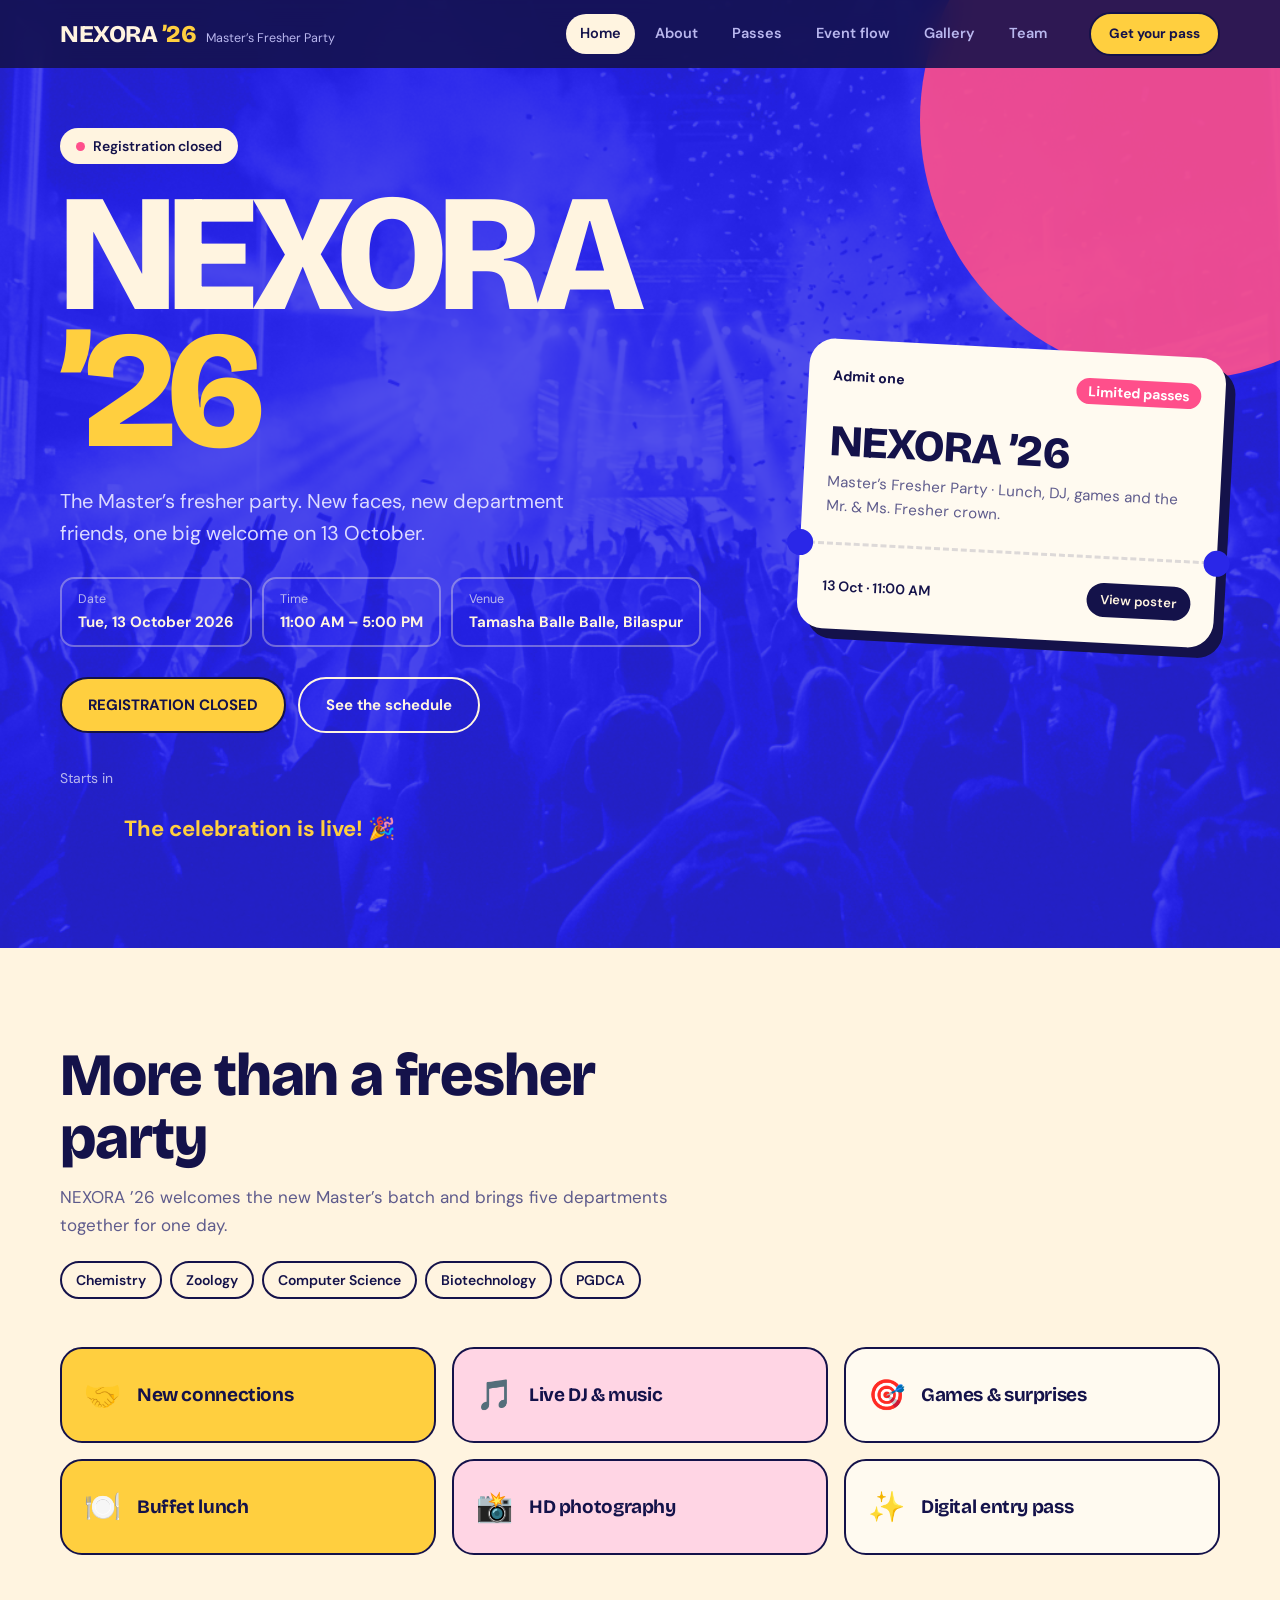
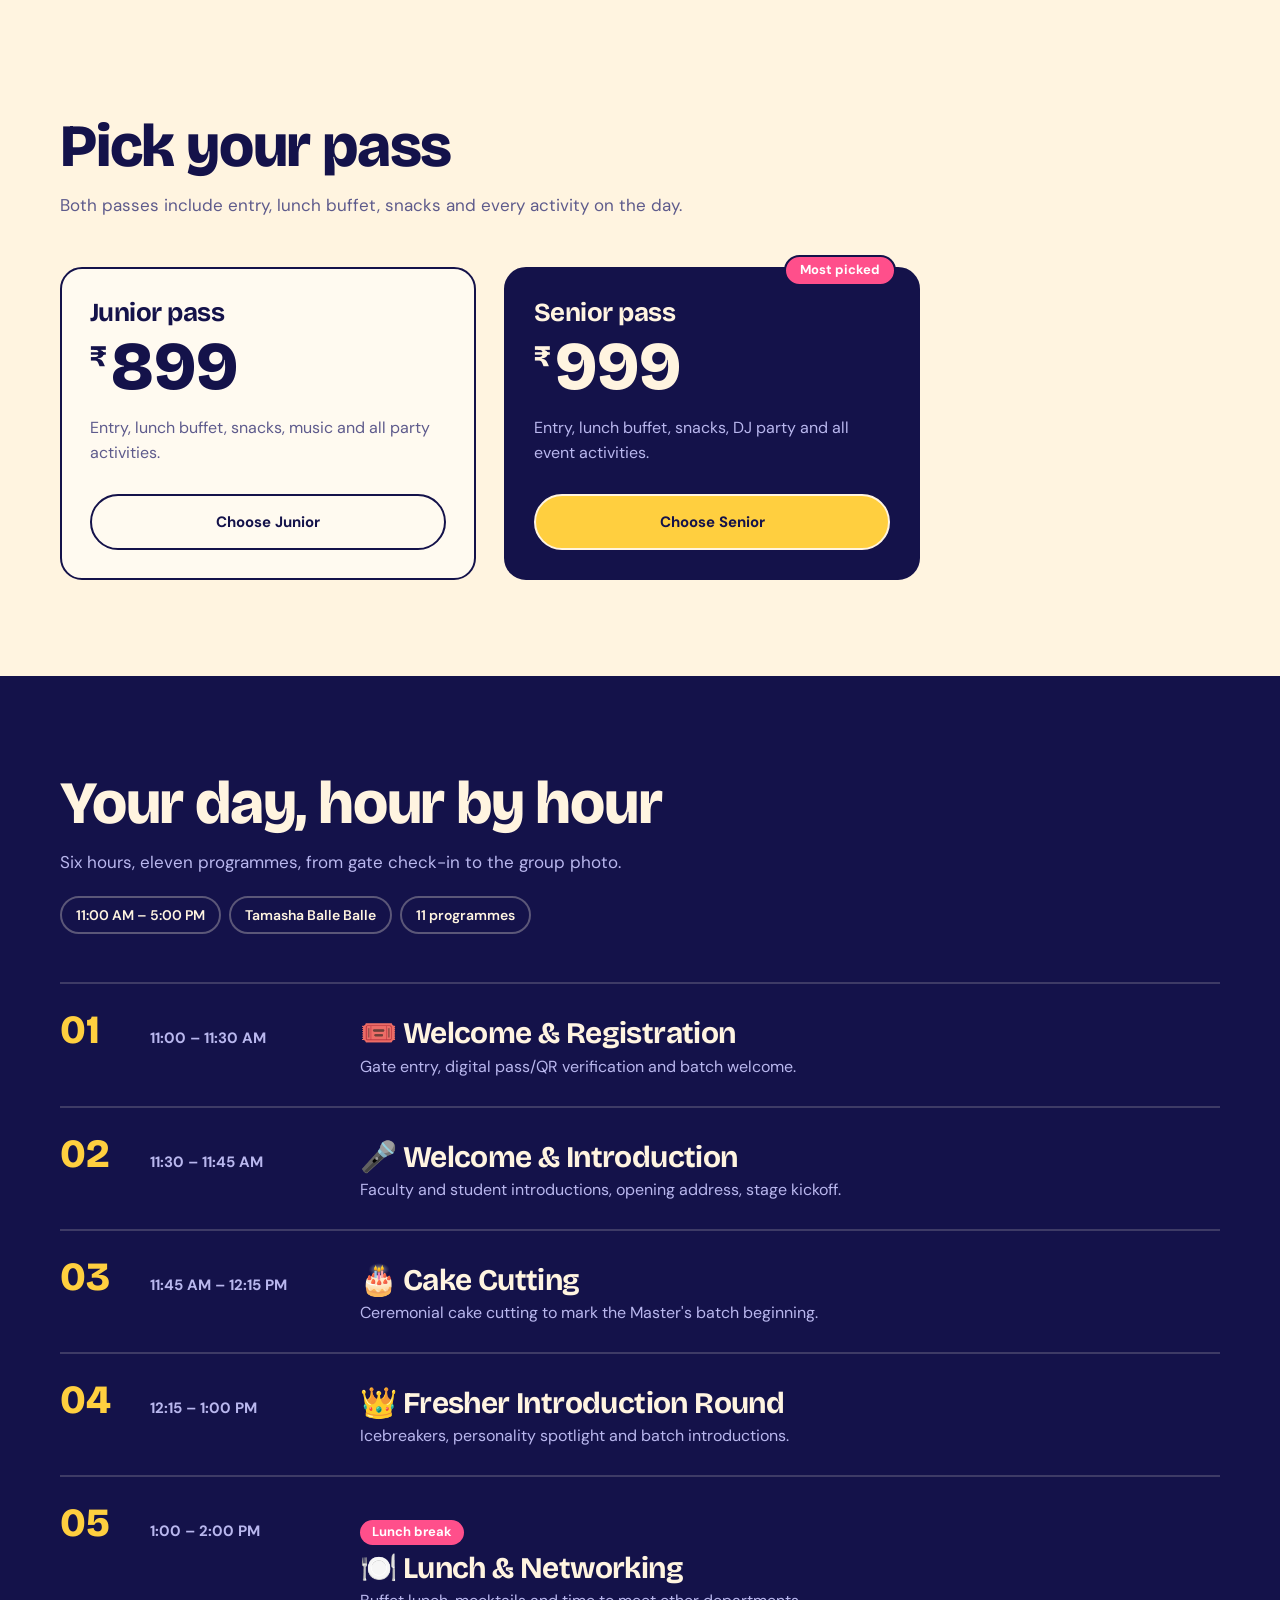
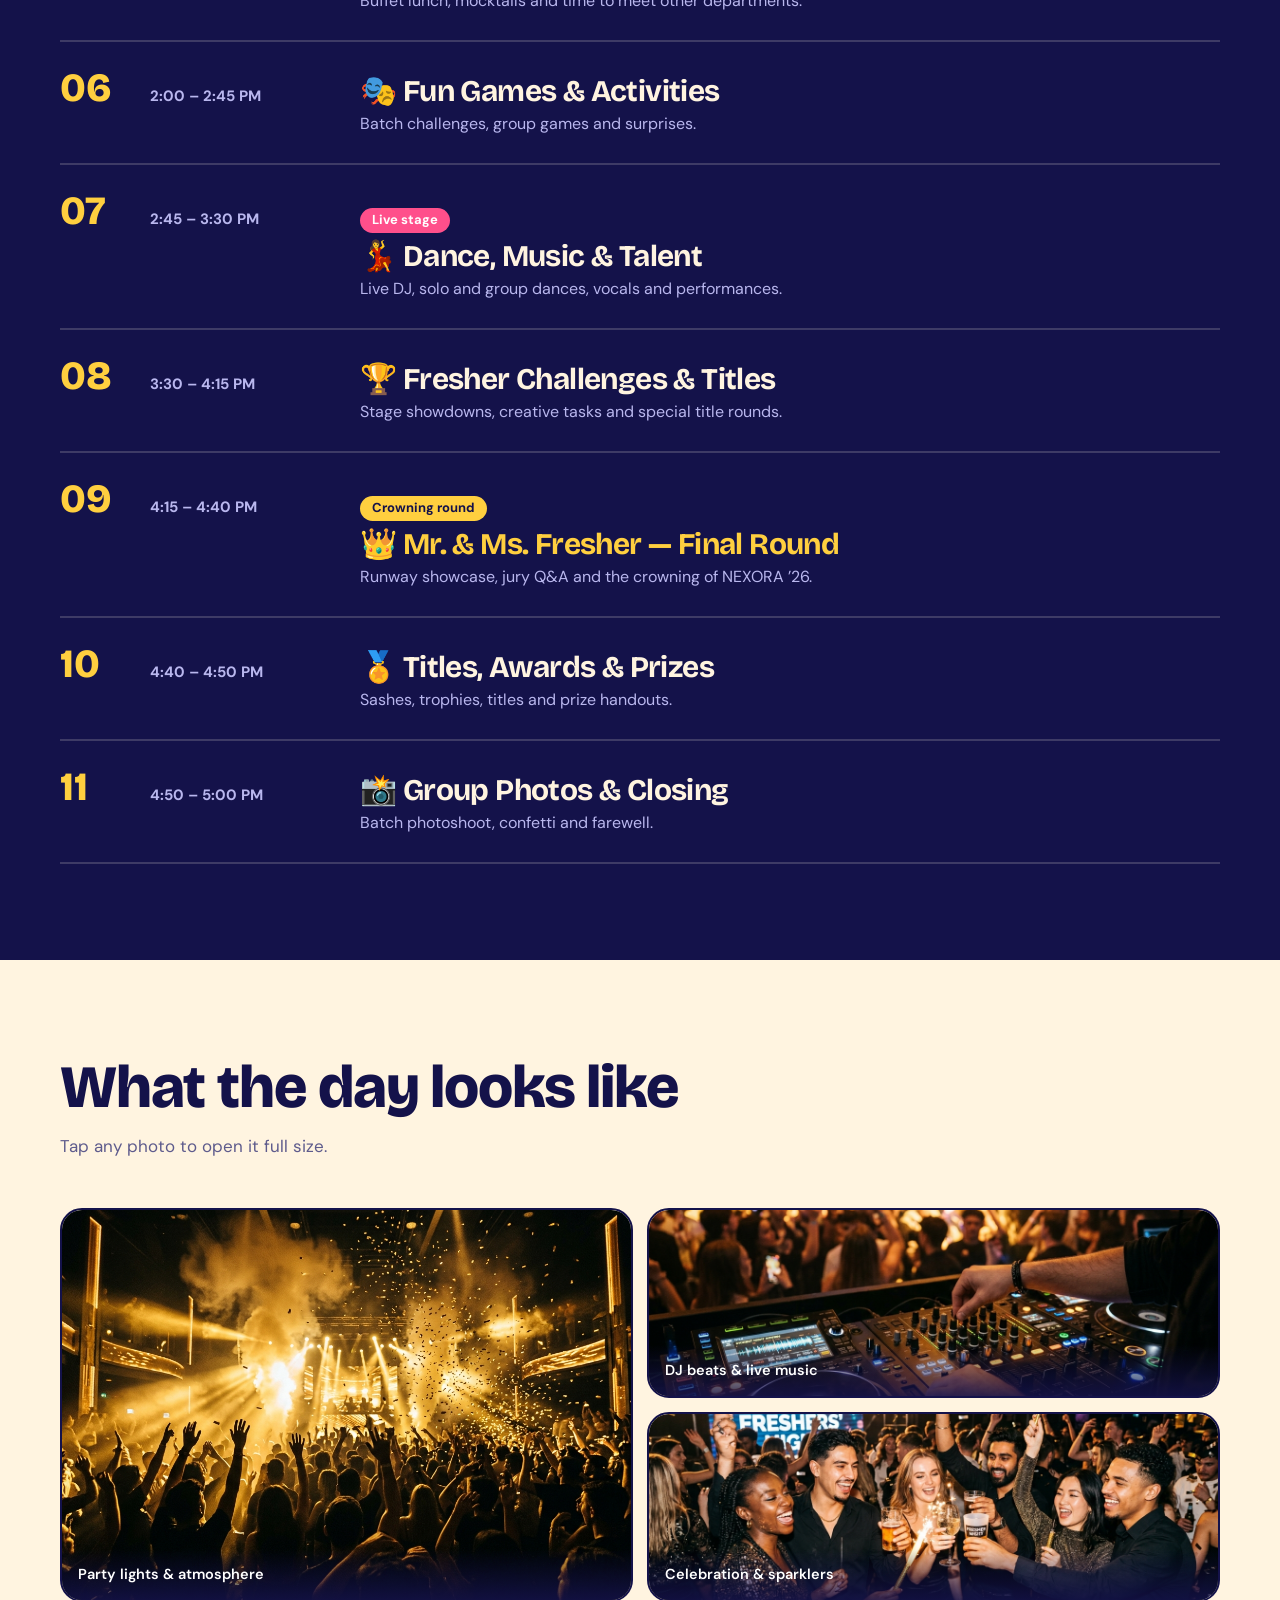
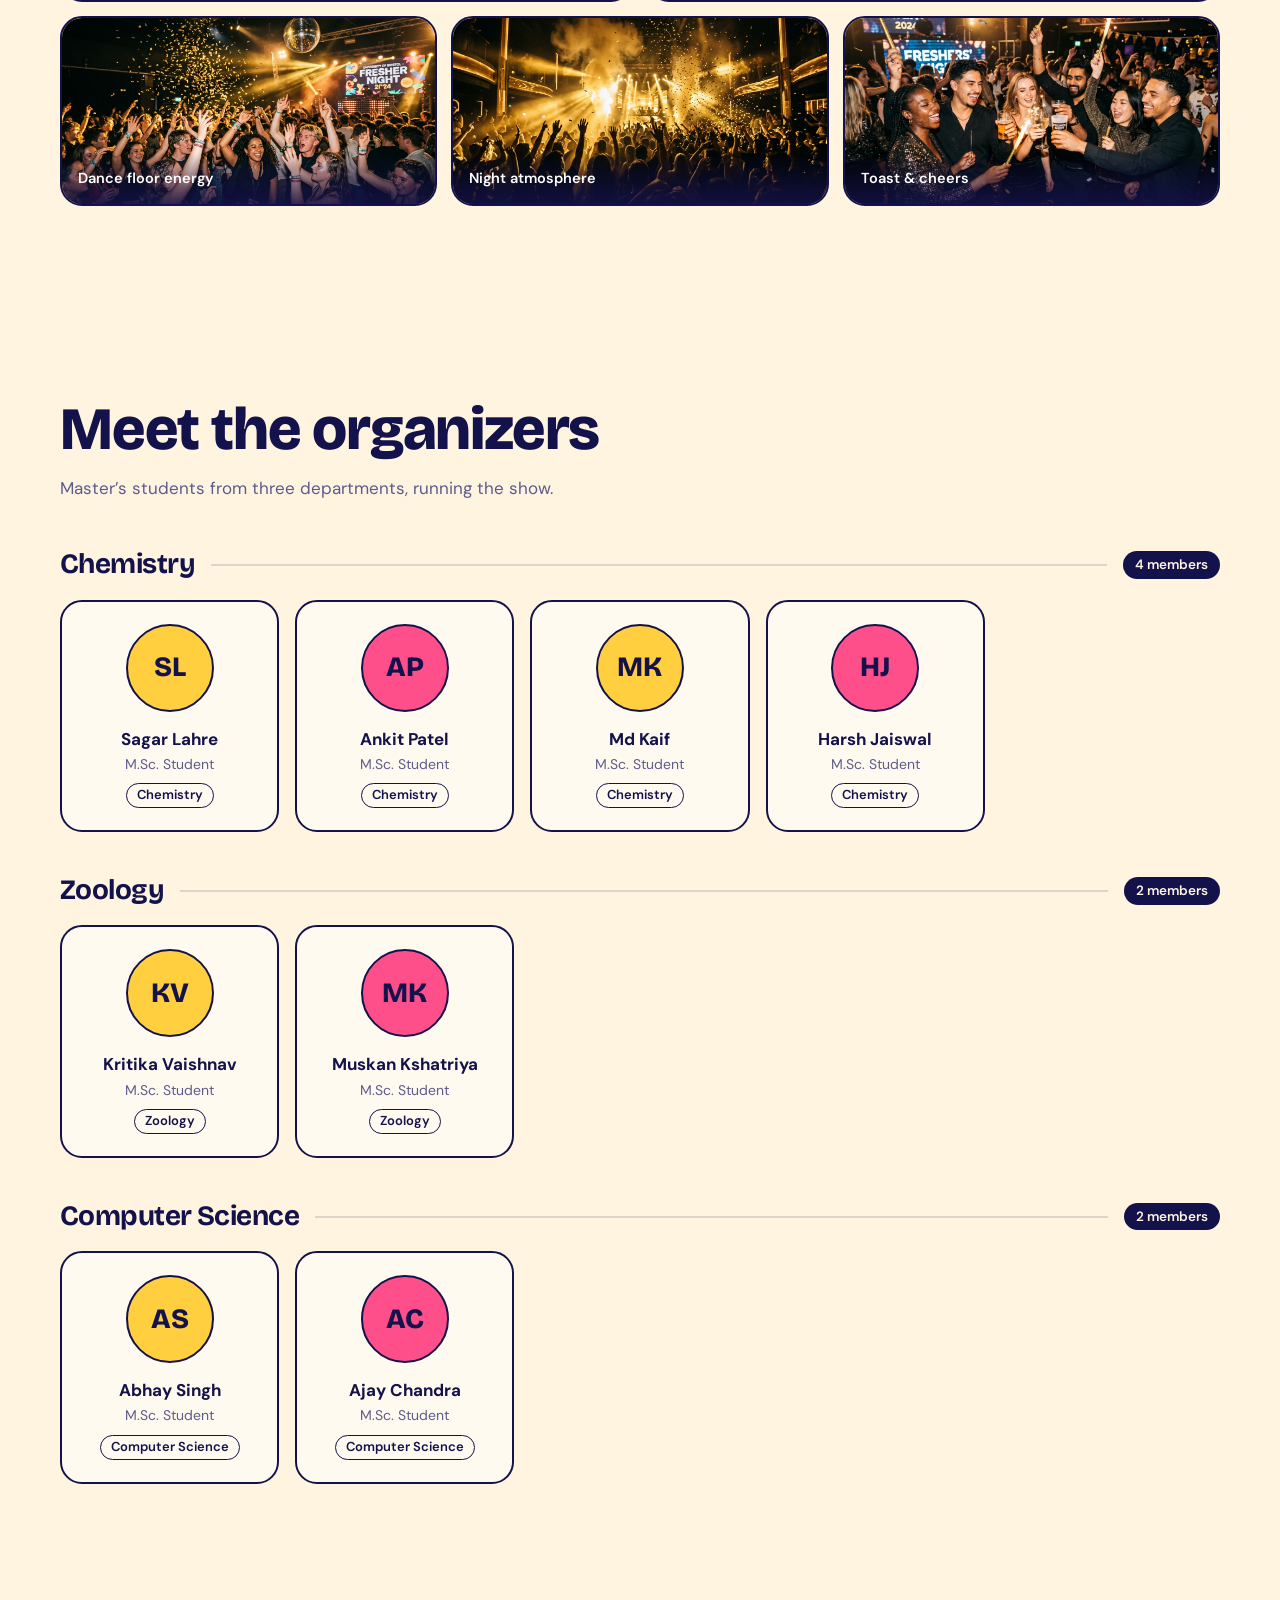
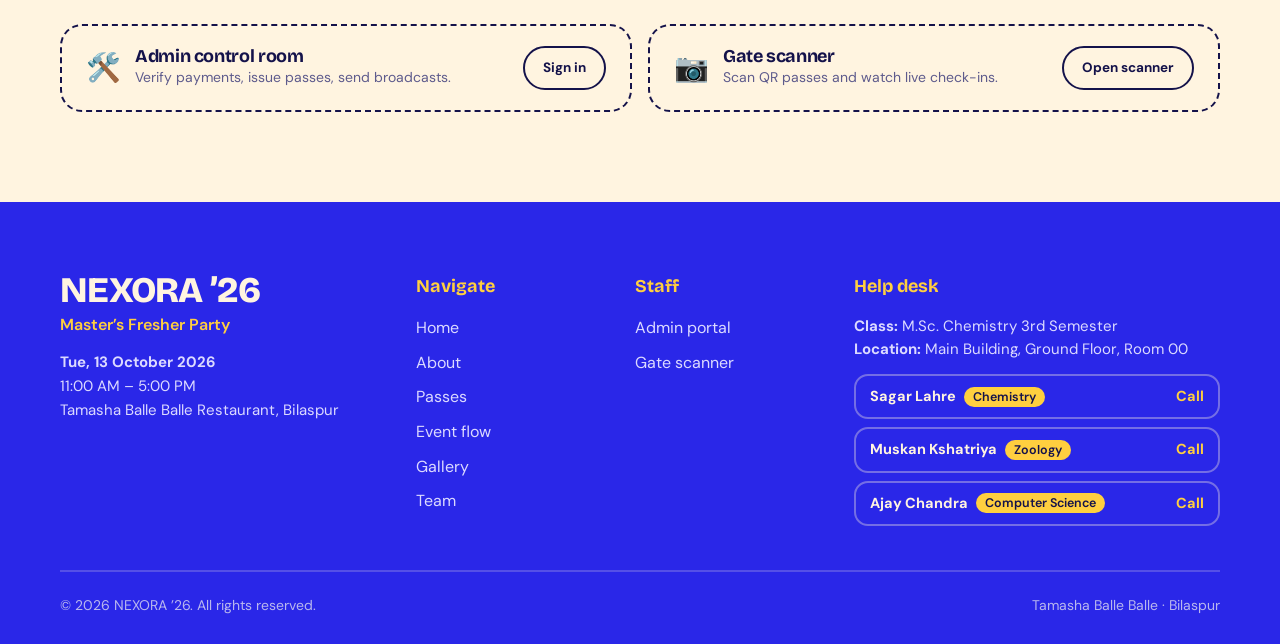
<file: index.html>
<!DOCTYPE html>
<html lang="en">

<head>
  <meta charset="UTF-8">
  <meta name="viewport" content="width=device-width, initial-scale=1.0, viewport-fit=cover">
  <meta name="theme-color" content="#2a27e8">
  <title>NEXORA ’26 — Master’s Fresher Party | Bilaspur</title>
  <meta name="description"
    content="NEXORA ’26 — Master’s Fresher Party. 13 October 2026, 11:00 AM – 5:00 PM at Tamasha Balle Balle Restaurant, Bilaspur. Register for your pass.">
  <link rel="preconnect" href="https://fonts.googleapis.com">
  <link rel="preconnect" href="https://fonts.gstatic.com" crossorigin>
  <link
    href="https://fonts.googleapis.com/css2?family=Bricolage+Grotesque:opsz,wght@12..96,600;12..96,700;12..96,800&family=DM+Sans:wght@400;500;600;700&display=swap"
    rel="stylesheet">
  <link rel="icon" type="image/svg+xml" href="data:image/svg+xml,<svg xmlns=%22http://www.w3.org/2000/svg%22 viewBox=%220 0 100 100%22><text y=%22.9em%22 font-size=%2290%22>✨</text></svg>">
  <link rel="stylesheet" href="assets/css/style.css">
</head>

<body>
  <header class="site-header" id="navbar">
    <div class="container">
      <div class="nav-inner">
        <a href="#home" class="brand" aria-label="NEXORA 2026 home"><span class="brand-title">NEXORA
            <span>’26</span></span><span class="brand-sub">Master’s Fresher Party</span></a>
        <nav class="nav-desktop" aria-label="Main">
          <div class="nav-links"><a href="#home" class="nav-item active">Home</a><a href="#about"
              class="nav-item">About</a><a href="#pricing" class="nav-item">Passes</a><a href="#event"
              class="nav-item">Event flow</a><a href="#gallery" class="nav-item">Gallery</a><a href="#team"
              class="nav-item">Team</a></div>
          <a class="btn btn-gold btn-sm" href="https://forms.gle/CepYsBLXzJxgtbiXA" target="_blank" rel="noopener">Get
            your pass</a>
        </nav>
        <button class="nav-toggle" id="navToggle"
          aria-label="Toggle menu" aria-expanded="false"><span></span><span></span><span></span></button>
      </div>
    </div>
  </header>
  <div class="mobile-drawer" id="mobileDrawer">
    <a href="#home" class="nav-item">Home <span>→</span></a><a href="#about" class="nav-item">About <span>→</span></a><a
      href="#pricing" class="nav-item">Passes <span>→</span></a><a href="#event" class="nav-item">Event flow
      <span>→</span></a><a href="#gallery" class="nav-item">Gallery <span>→</span></a><a href="#team"
      class="nav-item">Team <span>→</span></a>
    <a href="admin/">Admin portal <span>→</span></a>
    <a href="scanner/">Gate scanner <span>→</span></a>
    <a class="btn btn-gold" href="https://forms.gle/CepYsBLXzJxgtbiXA" target="_blank" rel="noopener">Get your pass</a>
  </div>

  <main>
    <section class="hero" id="home">
      <div class="container">
        <div class="hero-grid">
          <div>
            <span class="chip" id="regChip"><i></i><span id="regTxt">Registration</span></span>
            <h1 class="hero-title display">NEXORA<br><em>’26</em></h1>
            <p class="hero-tagline">The Master’s fresher party. New faces, new department friends, one big welcome on 13
              October.</p>
            <div class="hero-meta">
              <div class="meta-card"><small>Date</small><strong>Tue, 13 October 2026</strong></div>
              <div class="meta-card"><small>Time</small><strong>11:00 AM – 5:00 PM</strong></div>
              <div class="meta-card"><small>Venue</small><strong>Tamasha Balle Balle, Bilaspur</strong></div>
            </div>
            <div class="hero-actions">
              <a class="btn btn-gold" id="regBtn" href="https://forms.gle/CepYsBLXzJxgtbiXA" target="_blank"
                rel="noopener">Register now</a>
              <a class="btn btn-out" href="#event">See the schedule</a>
            </div>
            <div class="countdown-wrapper">
              <div class="count-label">Starts in</div>
              <div class="count-boxes" id="count">
                <div class="count-box"><b id="cd">–</b><span>Days</span></div>
                <div class="count-box"><b id="ch">–</b><span>Hours</span></div>
                <div class="count-box"><b id="cm">–</b><span>Mins</span></div>
                <div class="count-box"><b id="cs">–</b><span>Secs</span></div>
              </div>
            </div>
          </div>
          <button class="ticket" id="heroPosterCard" aria-label="Preview the event poster">
            <div class="ticket-top"><span>Admit one</span><span>Limited passes</span></div>
            <h3 class="display">NEXORA ’26</h3>
            <p>Master’s Fresher Party · Lunch, DJ, games and the Mr. &amp; Ms. Fresher crown.</p>
            <div class="ticket-perf"></div>
            <div class="ticket-foot"><span>13 Oct · 11:00 AM</span><span>View poster</span></div>
          </button>
        </div>
      </div>
    </section>

    <section id="about">
      <div class="container">
        <div class="section-head reveal">
          <h2 class="section-title display">More than a fresher party</h2>
          <p class="section-copy">NEXORA ’26 welcomes the new Master’s batch and brings five departments together for
            one day.</p>
          <div class="dept-pills">
            <div class="dept-pill">Chemistry</div>
            <div class="dept-pill">Zoology</div>
            <div class="dept-pill">Computer Science</div>
            <div class="dept-pill">Biotechnology</div>
            <div class="dept-pill">PGDCA</div>
          </div>
        </div>
        <div class="highlights-grid reveal">
          <div class="highlight-card">
            <div class="highlight-icon">🤝</div>
            <h4>New connections</h4>
          </div>
          <div class="highlight-card">
            <div class="highlight-icon">🎵</div>
            <h4>Live DJ & music</h4>
          </div>
          <div class="highlight-card">
            <div class="highlight-icon">🎯</div>
            <h4>Games & surprises</h4>
          </div>
          <div class="highlight-card">
            <div class="highlight-icon">🍽️</div>
            <h4>Buffet lunch</h4>
          </div>
          <div class="highlight-card">
            <div class="highlight-icon">📸</div>
            <h4>HD photography</h4>
          </div>
          <div class="highlight-card">
            <div class="highlight-icon">✨</div>
            <h4>Digital entry pass</h4>
          </div>
        </div>
      </div>
    </section>

    <section id="pricing" style="padding-top:0">
      <div class="container">
        <div class="section-head reveal">
          <h2 class="section-title display">Pick your pass</h2>
          <p class="section-copy">Both passes include entry, lunch buffet, snacks and every activity on the day.</p>
        </div>
        <div class="pricing-wrap reveal">
          <div class="price-card">
            <h3>Junior pass</h3>
            <div class="price-amount"><small>₹</small>899</div>
            <p class="price-desc">Entry, lunch buffet, snacks, music and all party activities.</p>
            <a class="btn btn-out" href="https://forms.gle/CepYsBLXzJxgtbiXA" target="_blank" rel="noopener">Choose
              Junior</a>
          </div>
          <div class="price-card featured">
            <h3>Senior pass</h3>
            <div class="price-amount"><small>₹</small>999</div>
            <p class="price-desc">Entry, lunch buffet, snacks, DJ party and all event activities.</p>
            <a class="btn btn-gold" href="https://forms.gle/CepYsBLXzJxgtbiXA" target="_blank" rel="noopener">Choose
              Senior</a>
          </div>
        </div>
      </div>
    </section>

    <section id="event" class="on-dark">
      <div class="container">
        <div class="section-head reveal">
          <h2 class="section-title display">Your day, hour by hour</h2>
          <p class="section-copy">Six hours, eleven programmes, from gate check-in to the group photo.</p>
          <div class="event-meta-chips"><span class="meta-chip">11:00 AM – 5:00 PM</span><span class="meta-chip">Tamasha
              Balle Balle</span><span class="meta-chip">11 programmes</span></div>
        </div>
        <div class="timeline-grid">
          <div class="timeline-card reveal">
            <div class="timeline-top"><span class="timeline-time">11:00 – 11:30 AM</span><span
                class="timeline-num">01</span></div>
            <div>
              <h3>🎟️ Welcome & Registration</h3>
              <p>Gate entry, digital pass/QR verification and batch welcome.</p>
            </div>
          </div>
          <div class="timeline-card reveal">
            <div class="timeline-top"><span class="timeline-time">11:30 – 11:45 AM</span><span
                class="timeline-num">02</span></div>
            <div>
              <h3>🎤 Welcome & Introduction</h3>
              <p>Faculty and student introductions, opening address, stage kickoff.</p>
            </div>
          </div>
          <div class="timeline-card reveal">
            <div class="timeline-top"><span class="timeline-time">11:45 AM – 12:15 PM</span><span
                class="timeline-num">03</span></div>
            <div>
              <h3>🎂 Cake Cutting</h3>
              <p>Ceremonial cake cutting to mark the Master's batch beginning.</p>
            </div>
          </div>
          <div class="timeline-card reveal">
            <div class="timeline-top"><span class="timeline-time">12:15 – 1:00 PM</span><span
                class="timeline-num">04</span></div>
            <div>
              <h3>👑 Fresher Introduction Round</h3>
              <p>Icebreakers, personality spotlight and batch introductions.</p>
            </div>
          </div>
          <div class="timeline-card reveal">
            <div class="timeline-top"><span class="timeline-time">1:00 – 2:00 PM</span><span
                class="timeline-num">05</span></div>
            <div>
              <div class="timeline-featured-pill">Lunch break</div>
              <h3>🍽️ Lunch & Networking</h3>
              <p>Buffet lunch, mocktails and time to meet other departments.</p>
            </div>
          </div>
          <div class="timeline-card reveal">
            <div class="timeline-top"><span class="timeline-time">2:00 – 2:45 PM</span><span
                class="timeline-num">06</span></div>
            <div>
              <h3>🎭 Fun Games & Activities</h3>
              <p>Batch challenges, group games and surprises.</p>
            </div>
          </div>
          <div class="timeline-card reveal">
            <div class="timeline-top"><span class="timeline-time">2:45 – 3:30 PM</span><span
                class="timeline-num">07</span></div>
            <div>
              <div class="timeline-featured-pill">Live stage</div>
              <h3>💃 Dance, Music & Talent</h3>
              <p>Live DJ, solo and group dances, vocals and performances.</p>
            </div>
          </div>
          <div class="timeline-card reveal">
            <div class="timeline-top"><span class="timeline-time">3:30 – 4:15 PM</span><span
                class="timeline-num">08</span></div>
            <div>
              <h3>🏆 Fresher Challenges & Titles</h3>
              <p>Stage showdowns, creative tasks and special title rounds.</p>
            </div>
          </div>
          <div class="timeline-card reveal crown-card">
            <div class="timeline-top"><span class="timeline-time">4:15 – 4:40 PM</span><span
                class="timeline-num">09</span></div>
            <div>
              <div class="timeline-featured-pill">Crowning round</div>
              <h3>👑 Mr. & Ms. Fresher — Final Round</h3>
              <p>Runway showcase, jury Q&A and the crowning of NEXORA ’26.</p>
            </div>
          </div>
          <div class="timeline-card reveal">
            <div class="timeline-top"><span class="timeline-time">4:40 – 4:50 PM</span><span
                class="timeline-num">10</span></div>
            <div>
              <h3>🏅 Titles, Awards & Prizes</h3>
              <p>Sashes, trophies, titles and prize handouts.</p>
            </div>
          </div>
          <div class="timeline-card reveal">
            <div class="timeline-top"><span class="timeline-time">4:50 – 5:00 PM</span><span
                class="timeline-num">11</span></div>
            <div>
              <h3>📸 Group Photos & Closing</h3>
              <p>Batch photoshoot, confetti and farewell.</p>
            </div>
          </div>
        </div>
      </div>
    </section>

    <section id="gallery">
      <div class="container">
        <div class="section-head reveal">
          <h2 class="section-title display">What the day looks like</h2>
          <p class="section-copy">Tap any photo to open it full size.</p>
        </div>
        <div class="gallery-wrap reveal">
          <div class="gallery-item" tabindex="0" role="button" aria-label="View photo: Party lights & atmosphere" data-caption="Party lights & atmosphere"><img src="assets/party-bg.jpg"
              alt="Party lights & atmosphere" loading="lazy">
            <div class="gallery-overlay">Party lights & atmosphere</div>
          </div>
          <div class="gallery-item" tabindex="0" role="button" aria-label="View photo: DJ beats & live music" data-caption="DJ beats & live music"><img src="assets/gallery-dj.jpg"
              alt="DJ beats & live music" loading="lazy">
            <div class="gallery-overlay">DJ beats & live music</div>
          </div>
          <div class="gallery-item" tabindex="0" role="button" aria-label="View photo: Celebration & sparklers" data-caption="Celebration & sparklers"><img src="assets/gallery-celebration.jpg"
              alt="Celebration & sparklers" loading="lazy">
            <div class="gallery-overlay">Celebration & sparklers</div>
          </div>
          <div class="gallery-item" tabindex="0" role="button" aria-label="View photo: Dance floor energy" data-caption="Dance floor energy"><img src="assets/gallery-dance.jpg"
              alt="Dance floor energy" loading="lazy">
            <div class="gallery-overlay">Dance floor energy</div>
          </div>
          <div class="gallery-item" tabindex="0" role="button" aria-label="View photo: Night atmosphere" data-caption="Night atmosphere"><img src="assets/party-bg.jpg"
              alt="Night atmosphere" loading="lazy">
            <div class="gallery-overlay">Night atmosphere</div>
          </div>
          <div class="gallery-item" tabindex="0" role="button" aria-label="View photo: Toast & cheers" data-caption="Toast & cheers"><img src="assets/gallery-celebration.jpg"
              alt="Toast & cheers" loading="lazy">
            <div class="gallery-overlay">Toast & cheers</div>
          </div>
        </div>
      </div>
    </section>

    <section id="team">
      <div class="container">
        <div class="section-head reveal">
          <h2 class="section-title display">Meet the organizers</h2>
          <p class="section-copy">Master’s students from three departments, running the show.</p>
        </div>
        <div id="teamRoot"></div>
      </div>
    </section>

    <section id="staff">
      <div class="container">
        <div class="utility-grid reveal">
          <div class="utility-card">
            <div class="util-info">
              <div class="util-icon">🛠️</div>
              <div>
                <h4>Admin control room</h4>
                <p>Verify payments, issue passes, send broadcasts.</p>
              </div>
            </div><a class="btn btn-out btn-sm" href="admin/">Sign in</a>
          </div>
          <div class="utility-card">
            <div class="util-info">
              <div class="util-icon">📷</div>
              <div>
                <h4>Gate scanner</h4>
                <p>Scan QR passes and watch live check-ins.</p>
              </div>
            </div><a class="btn btn-out btn-sm" href="scanner/">Open scanner</a>
          </div>
        </div>
      </div>
    </section>
  </main>

  <footer class="site-footer">
    <div class="container">
      <div class="footer-grid">
        <div class="footer-brand">
          <h4 class="display">NEXORA ’26</h4><span class="sub">Master’s Fresher Party</span>
          <p><strong>Tue, 13 October 2026</strong><br>11:00 AM – 5:00 PM<br>Tamasha Balle Balle Restaurant, Bilaspur</p>
        </div>
        <div class="footer-col">
          <h5>Navigate</h5>
          <ul class="footer-links">
            <li><a href="#home">Home</a></li>
            <li><a href="#about">About</a></li>
            <li><a href="#pricing">Passes</a></li>
            <li><a href="#event">Event flow</a></li>
            <li><a href="#gallery">Gallery</a></li>
            <li><a href="#team">Team</a></li>
          </ul>
        </div>
        <div class="footer-col">
          <h5>Staff</h5>
          <ul class="footer-links">
            <li><a href="admin/">Admin portal</a></li>
            <li><a href="scanner/">Gate scanner</a></li>
          </ul>
        </div>
        <div class="footer-col">
          <h5>Help desk</h5>
          <div class="help-box"><strong>Class:</strong> M.Sc. Chemistry 3rd Semester<br><strong>Location:</strong> Main
            Building, Ground Floor, Room 00</div>
          <div class="help-contacts"><a class="contact-btn" href="tel:+917987389762">
              <div class="contact-info"><span class="contact-name">Sagar Lahre</span><span
                  class="contact-dept">Chemistry</span></div><span class="contact-phone">Call</span>
            </a><a class="contact-btn" href="tel:+918827341282">
              <div class="contact-info"><span class="contact-name">Muskan Kshatriya</span><span
                  class="contact-dept">Zoology</span></div><span class="contact-phone">Call</span>
            </a><a class="contact-btn" href="tel:+918770189493">
              <div class="contact-info"><span class="contact-name">Ajay Chandra</span><span
                  class="contact-dept">Computer Science</span></div><span class="contact-phone">Call</span>
            </a></div>
        </div>
      </div>
      <div class="footer-bottom">
        <div>© 2026 NEXORA ’26. All rights reserved.</div>
        <div>Tamasha Balle Balle · Bilaspur</div>
      </div>
    </div>
  </footer>

  <div class="sticky-mobile-bar" id="stickyMobileBar">
    <div class="sticky-mobile-info"><strong>NEXORA ’26</strong><span>13 Oct · 11:00 AM</span></div>
    <a class="btn btn-gold btn-sm" href="https://forms.gle/CepYsBLXzJxgtbiXA" target="_blank" rel="noopener">Get your
      pass</a>
  </div>

  <div id="lightboxModal" class="lightbox-modal" role="dialog" aria-modal="true" aria-label="Image preview">
    <div class="lightbox-card">
      <button class="lightbox-close" id="lightboxCloseBtn" aria-label="Close preview">×</button>
      <div class="lightbox-img-box"><img id="lightboxImg" src="assets/party-bg.jpg" alt="Preview"></div>
      <div class="lightbox-caption"><span id="lightboxText">NEXORA ’26</span>
        <div style="display:flex;gap:10px"><a class="btn btn-gold btn-sm" id="lightboxDownloadBtn"
            href="assets/party-bg.jpg" download="NEXORA-2026.jpg">Save</a>
          <a class="btn btn-out btn-sm" href="https://forms.gle/CepYsBLXzJxgtbiXA" target="_blank"
            rel="noopener">Register</a>
        </div>
      </div>
    </div>
  </div>
  <script src="assets/js/app.js"></script>
</body>

</html>
</file>
<file: assets/css/style.css>
/* NEXORA '26 — redesign: cobalt + cream + pink/sun ticket-stub look */
:root {
  --ink: #14124a;
  --cobalt: #2a27e8;
  --cobalt2: #1d1bb8;
  --cream: #fff4e0;
  --paper: #fffaf0;
  --pink: #ff4f8b;
  --sun: #ffcf3f;
  --mut: #5e5b8c;
  --mut-l: #b9b7ee;
  --line: rgba(20, 18, 74, .14);
  --r: 22px;
  --ease: cubic-bezier(.2, .8, .2, 1);
}

* {
  margin: 0;
  padding: 0;
  box-sizing: border-box
}

html {
  scroll-behavior: smooth;
  scroll-padding-top: 76px
}

body {
  font-family: 'DM Sans', system-ui, sans-serif;
  background: var(--cream);
  color: var(--ink);
  line-height: 1.6;
  overflow-x: hidden;
  -webkit-font-smoothing: antialiased
}

a {
  color: inherit;
  text-decoration: none
}

button {
  font: inherit;
  background: none;
  border: 0;
  cursor: pointer;
  color: inherit
}

img {
  max-width: 100%;
  display: block
}

:focus-visible {
  outline: 3px solid var(--sun);
  outline-offset: 3px
}

.container {
  width: min(1160px, 92%);
  margin: 0 auto
}

h1,
h2,
h3,
h4,
.display {
  font-family: 'Bricolage Grotesque', sans-serif;
  letter-spacing: -.02em;
  line-height: 1.05
}

section {
  padding: 96px 0
}

.section-head {
  max-width: 640px;
  margin-bottom: 48px
}

.section-title {
  font-size: clamp(36px, 5.5vw, 60px);
  font-weight: 800
}

.section-copy {
  margin-top: 14px;
  color: var(--mut);
  font-size: 17px
}

.on-dark .section-copy {
  color: var(--mut-l)
}

/* Buttons */
.btn {
  display: inline-flex;
  align-items: center;
  justify-content: center;
  gap: 8px;
  font-weight: 700;
  font-size: 15px;
  padding: 14px 26px;
  border-radius: 999px;
  border: 2px solid var(--ink);
  transition: transform .2s var(--ease), box-shadow .2s var(--ease), background .2s;
  white-space: nowrap
}

.btn:hover {
  transform: translate(-2px, -2px);
  box-shadow: 4px 4px 0 var(--ink)
}

.btn-gold {
  background: var(--sun);
  color: var(--ink)
}

.btn-out {
  background: transparent;
  color: inherit
}

.btn-sm {
  padding: 9px 18px;
  font-size: 13.5px
}

.hero .btn,
.site-header .btn {
  border-color: var(--cream)
}

.hero .btn:hover,
.site-header .btn:hover {
  box-shadow: 4px 4px 0 var(--pink)
}

.hero .btn-gold,
.site-header .btn-gold {
  border-color: var(--ink)
}

/* Header */
.site-header {
  position: fixed;
  inset: 0 0 auto 0;
  z-index: 100;
  background: rgba(20, 18, 74, .88);
  backdrop-filter: blur(14px);
  -webkit-backdrop-filter: blur(14px);
  color: var(--cream);
  transition: box-shadow .3s
}

.site-header.stuck {
  background: var(--ink);
  box-shadow: 0 8px 30px rgba(20, 18, 74, .35)
}

.nav-inner {
  height: 68px;
  display: flex;
  align-items: center;
  justify-content: space-between;
  gap: 20px
}

.brand {
  display: flex;
  align-items: baseline;
  gap: 10px
}

.brand-title {
  font-family: 'Bricolage Grotesque', sans-serif;
  font-weight: 800;
  font-size: 24px;
  letter-spacing: -.02em
}

.brand-title span {
  color: var(--sun)
}

.brand-sub {
  font-size: 12.5px;
  color: var(--mut-l)
}

.nav-desktop {
  display: flex;
  align-items: center;
  gap: 28px
}

.nav-links {
  display: flex;
  gap: 6px
}

.nav-links a {
  padding: 8px 14px;
  border-radius: 999px;
  font-weight: 600;
  font-size: 14.5px;
  color: var(--mut-l);
  transition: background .2s, color .2s
}

.nav-links a:hover {
  color: var(--cream)
}

.nav-links a.active {
  background: var(--cream);
  color: var(--ink)
}

.nav-toggle {
  display: none;
  flex-direction: column;
  justify-content: center;
  gap: 5px;
  width: 44px;
  height: 44px;
  padding: 11px;
  border: 2px solid var(--cream);
  border-radius: 12px
}

.nav-toggle span {
  display: block;
  height: 2px;
  background: var(--cream);
  transition: .25s
}

.nav-toggle.open span:nth-child(1) {
  transform: translateY(7px) rotate(45deg)
}

.nav-toggle.open span:nth-child(2) {
  opacity: 0
}

.nav-toggle.open span:nth-child(3) {
  transform: translateY(-7px) rotate(-45deg)
}

.mobile-drawer {
  display: none;
  position: fixed;
  top: 68px;
  left: 0;
  right: 0;
  background: var(--ink);
  color: var(--cream);
  padding: 16px 20px 28px;
  z-index: 95;
  flex-direction: column;
  gap: 14px;
  max-height: calc(100vh - 68px);
  overflow-y: auto
}

.mobile-drawer.open {
  display: flex
}

.mobile-drawer a:not(.btn) {
  padding: 14px 6px;
  font-weight: 600;
  font-size: 17px;
  border-bottom: 1px solid rgba(255, 255, 255, .1);
  display: flex;
  justify-content: space-between
}

.mobile-drawer a.active {
  color: var(--sun)
}

/* Hero */
.hero {
  position: relative;
  background: var(--cobalt);
  color: var(--cream);
  padding: 128px 0 90px;
  overflow: hidden;
  isolation: isolate
}

.hero::before {
  content: "";
  position: absolute;
  inset: 0;
  background: url("../party-bg.jpg") center/cover;
  opacity: .18;
  mix-blend-mode: luminosity;
  z-index: -1
}

.hero::after {
  content: "";
  position: absolute;
  width: 520px;
  height: 520px;
  border-radius: 50%;
  background: var(--pink);
  right: -160px;
  top: -140px;
  z-index: -1;
  opacity: .9
}

.hero-grid {
  display: grid;
  grid-template-columns: 1.25fr .75fr;
  gap: 48px;
  align-items: center
}

.chip {
  display: inline-flex;
  align-items: center;
  gap: 8px;
  font-size: 14px;
  font-weight: 600;
  padding: 7px 16px;
  border-radius: 999px;
  background: var(--cream);
  color: var(--ink);
  margin-bottom: 22px
}

@keyframes pulseDot {
  0%, 100% { opacity: 1; transform: scale(1); }
  50% { opacity: .45; transform: scale(1.25); }
}

.chip i {
  width: 9px;
  height: 9px;
  border-radius: 50%;
  background: #18c964;
  display: inline-block;
  animation: pulseDot 2s infinite ease-in-out
}

.chip.closed i {
  background: var(--pink);
  animation: none
}

.hero-title {
  font-size: clamp(68px, 13vw, 168px);
  font-weight: 800;
  line-height: .82;
  letter-spacing: -.045em;
  color: var(--cream)
}

.hero-title em {
  font-style: normal;
  color: var(--sun)
}

.hero-tagline {
  font-size: clamp(17px, 2vw, 20px);
  max-width: 520px;
  margin: 26px 0 28px;
  color: #dcdaff
}

.hero-meta {
  display: flex;
  flex-wrap: wrap;
  gap: 10px;
  margin-bottom: 30px
}

.meta-card {
  border: 2px solid rgba(255, 244, 224, .35);
  border-radius: 14px;
  padding: 10px 16px
}

.meta-card small {
  display: block;
  font-size: 12.5px;
  color: var(--mut-l)
}

.meta-card strong {
  font-size: 15px
}

.hero-actions {
  display: flex;
  gap: 12px;
  flex-wrap: wrap;
  margin-bottom: 34px
}

.count-label {
  font-size: 14px;
  color: var(--mut-l);
  margin-bottom: 10px
}

.count-boxes {
  display: grid;
  grid-template-columns: repeat(4, minmax(0, 92px));
  gap: 10px
}

.count-box {
  background: var(--ink);
  border-radius: 16px;
  padding: 12px 6px;
  text-align: center
}

.count-box b {
  font-family: 'Bricolage Grotesque', sans-serif;
  font-size: 38px;
  font-weight: 800;
  color: var(--sun);
  display: block;
  line-height: 1
}

.count-box span {
  font-size: 12.5px;
  color: var(--mut-l)
}

/* Hero ticket */
.ticket {
  position: relative;
  background: var(--paper);
  color: var(--ink);
  border-radius: 26px;
  padding: 26px 24px;
  cursor: pointer;
  transform: rotate(3deg);
  transition: transform .35s var(--ease);
  box-shadow: 10px 10px 0 var(--ink);
  text-align: left;
  width: 100%
}

.ticket:hover,
.ticket:focus-visible {
  transform: rotate(0) translateY(-4px)
}

.ticket-top {
  display: flex;
  justify-content: space-between;
  font-weight: 700;
  font-size: 14px
}

.ticket-top span:last-child {
  background: var(--pink);
  color: #fff;
  padding: 2px 12px;
  border-radius: 999px
}

.ticket h3 {
  font-size: 44px;
  font-weight: 800;
  margin: 28px 0 4px
}

.ticket p {
  color: var(--mut);
  font-size: 15px
}

.ticket-perf {
  margin: 24px -24px;
  border-top: 3px dashed var(--line);
  position: relative
}

.ticket-perf::before,
.ticket-perf::after {
  content: "";
  position: absolute;
  top: -14px;
  width: 26px;
  height: 26px;
  border-radius: 50%;
  background: var(--cobalt)
}

.ticket-perf::before {
  left: -13px
}

.ticket-perf::after {
  right: -13px
}

.ticket-foot {
  display: flex;
  justify-content: space-between;
  align-items: center;
  gap: 10px;
  font-size: 14px;
  font-weight: 600
}

.ticket-foot span:last-child {
  background: var(--ink);
  color: var(--cream);
  padding: 7px 14px;
  border-radius: 999px;
  font-size: 13px
}

/* About */
.dept-pills {
  display: flex;
  flex-wrap: wrap;
  gap: 8px;
  margin-top: 22px
}

.dept-pill {
  font-weight: 600;
  font-size: 14px;
  padding: 6px 14px;
  border-radius: 999px;
  border: 2px solid var(--ink)
}

.dept-dot {
  display: none
}

.highlights-grid {
  display: grid;
  grid-template-columns: repeat(3, 1fr);
  gap: 16px;
  margin-bottom: 64px
}

.highlight-card {
  background: var(--paper);
  border: 2px solid var(--ink);
  border-radius: var(--r);
  padding: 22px 22px;
  display: flex;
  align-items: center;
  gap: 16px
}

.highlight-card:nth-child(3n+1) {
  background: var(--sun)
}

.highlight-card:nth-child(3n+2) {
  background: #ffd5e4
}

.highlight-icon {
  font-size: 30px
}

.highlight-card h4 {
  font-size: 19px;
  font-weight: 700
}

/* Passes */
.pricing-wrap {
  display: grid;
  grid-template-columns: repeat(auto-fit, minmax(min(300px, 100%), 1fr));
  gap: 28px;
  max-width: 860px
}

.price-card {
  position: relative;
  background: var(--paper);
  border: 2px solid var(--ink);
  border-radius: var(--r);
  padding: 30px 28px 28px;
  display: flex;
  flex-direction: column;
  gap: 6px
}

.price-card.featured {
  background: var(--ink);
  color: var(--cream)
}

.price-card.featured::before {
  content: "Most picked";
  position: absolute;
  top: -14px;
  right: 22px;
  background: var(--pink);
  color: #fff;
  font-weight: 700;
  font-size: 13px;
  padding: 3px 14px;
  border-radius: 999px;
  border: 2px solid var(--ink)
}

.price-card h3 {
  font-size: 26px;
  font-weight: 700
}

.price-amount {
  font-family: 'Bricolage Grotesque', sans-serif;
  font-size: 68px;
  font-weight: 800;
  line-height: 1
}

.price-amount small {
  font-size: 30px;
  margin-right: 4px;
  vertical-align: top;
  display: inline-block;
  margin-top: 8px
}

.price-desc {
  color: var(--mut);
  margin: 8px 0 22px;
  flex: 1
}

.price-card.featured .price-desc {
  color: var(--mut-l)
}

.price-card.featured .btn-gold {
  border-color: var(--cream)
}

/* Event timeline */
#event {
  background: var(--ink);
  color: var(--cream)
}

.event-meta-chips {
  display: flex;
  flex-wrap: wrap;
  gap: 8px;
  margin-top: 20px
}

.meta-chip {
  font-weight: 600;
  font-size: 14px;
  padding: 6px 14px;
  border-radius: 999px;
  border: 2px solid rgba(255, 244, 224, .3)
}

.timeline-grid {
  display: flex;
  flex-direction: column;
  border-top: 2px solid rgba(255, 244, 224, .18)
}

.timeline-card {
  display: grid;
  grid-template-columns: 70px 190px 1fr;
  gap: 20px;
  align-items: baseline;
  padding: 26px 0;
  border-bottom: 2px solid rgba(255, 244, 224, .18);
  transition: padding .3s var(--ease), background .3s
}

.timeline-card:hover {
  padding-left: 14px;
  background: rgba(255, 244, 224, .04)
}

.timeline-top {
  display: contents
}

.timeline-num {
  order: -1;
  font-family: 'Bricolage Grotesque', sans-serif;
  font-size: 40px;
  font-weight: 800;
  color: var(--sun);
  line-height: 1
}

.timeline-time {
  font-weight: 700;
  color: var(--mut-l);
  font-size: 15px
}

.timeline-card h3 {
  font-size: clamp(22px, 3vw, 30px);
  font-weight: 700;
  margin-bottom: 4px
}

.timeline-card p {
  color: var(--mut-l);
  font-size: 16px;
  max-width: 560px
}

.timeline-badge-tag {
  display: none
}

.timeline-featured-pill {
  display: inline-block;
  font-weight: 700;
  font-size: 13px;
  background: var(--pink);
  color: #fff;
  padding: 2px 12px;
  border-radius: 999px;
  margin-bottom: 8px
}

.timeline-card.crown-card .timeline-featured-pill {
  background: var(--sun);
  color: var(--ink)
}

.timeline-card.crown-card h3 {
  color: var(--sun)
}

/* Gallery bento */
.gallery-wrap,
.gallery-row-1,
.gallery-row-2 {
  display: contents
}

#gallery .container>.gallery-wrap {
  display: grid;
  grid-template-columns: repeat(6, 1fr);
  grid-auto-rows: 190px;
  gap: 14px
}

.gallery-item {
  position: relative;
  border: 2px solid var(--ink);
  border-radius: var(--r);
  overflow: hidden;
  cursor: pointer;
  background: var(--ink);
  transition: transform .25s var(--ease), box-shadow .25s var(--ease)
}

.gallery-item:focus-visible {
  outline: 3px solid var(--sun);
  outline-offset: 3px
}

.gallery-wrap .gallery-item:nth-child(1) {
  grid-column: span 3;
  grid-row: span 2
}

.gallery-wrap .gallery-item:nth-child(2) {
  grid-column: span 3
}

.gallery-wrap .gallery-item:nth-child(3) {
  grid-column: span 3
}

.gallery-wrap .gallery-item:nth-child(4) {
  grid-column: span 2
}

.gallery-wrap .gallery-item:nth-child(5) {
  grid-column: span 2
}

.gallery-wrap .gallery-item:nth-child(6) {
  grid-column: span 2
}

.gallery-item img {
  width: 100%;
  height: 100%;
  object-fit: cover;
  transition: transform .6s var(--ease)
}

.gallery-item:hover img {
  transform: scale(1.06)
}

.gallery-overlay {
  position: absolute;
  inset: auto 0 0 0;
  padding: 14px 16px;
  background: linear-gradient(transparent, rgba(20, 18, 74, .85));
  color: #fff;
  font-weight: 600;
  font-size: 14.5px
}

/* Team */
.team-dept {
  margin-bottom: 44px
}

.dept-title-bar {
  display: flex;
  align-items: center;
  gap: 16px;
  margin-bottom: 20px
}

.dept-title-bar h3 {
  font-size: 28px;
  font-weight: 700
}

.dept-title-bar .line {
  flex: 1;
  height: 2px;
  background: var(--line)
}

.count-badge {
  font-weight: 600;
  font-size: 13.5px;
  background: var(--ink);
  color: var(--cream);
  padding: 3px 12px;
  border-radius: 999px
}

.team-grid {
  display: grid;
  grid-template-columns: repeat(auto-fill, minmax(210px, 1fr));
  gap: 16px
}

.team-card {
  background: var(--paper);
  border: 2px solid var(--ink);
  border-radius: var(--r);
  padding: 22px 16px;
  text-align: center;
  transition: transform .25s var(--ease), box-shadow .25s var(--ease)
}

.team-card:hover {
  transform: translate(-3px, -3px);
  box-shadow: 5px 5px 0 var(--ink)
}

.member-avatar {
  width: 88px;
  height: 88px;
  border-radius: 50%;
  margin: 0 auto 14px;
  border: 2px solid var(--ink);
  background: var(--sun);
  display: grid;
  place-items: center;
  overflow: hidden
}

.team-card:nth-child(even) .member-avatar {
  background: var(--pink)
}

.member-avatar img {
  width: 100%;
  height: 100%;
  object-fit: cover;
  display: none
}

.member-avatar.has-img img {
  display: block
}

.member-avatar.has-img .initials {
  display: none
}

.initials {
  font-family: 'Bricolage Grotesque', sans-serif;
  font-size: 28px;
  font-weight: 800
}

.team-card .name {
  font-weight: 700;
  font-size: 17px
}

.team-card .role {
  font-size: 14px;
  color: var(--mut)
}

.dept-tag {
  display: inline-block;
  margin-top: 8px;
  font-size: 13px;
  font-weight: 600;
  border: 1.5px solid var(--ink);
  border-radius: 999px;
  padding: 1px 10px
}

/* Staff */
#staff {
  padding: 0 0 90px
}

.utility-grid {
  display: grid;
  grid-template-columns: repeat(auto-fit, minmax(min(300px, 100%), 1fr));
  gap: 16px
}

.utility-card {
  display: flex;
  align-items: center;
  justify-content: space-between;
  gap: 16px;
  border: 2px dashed var(--ink);
  border-radius: var(--r);
  padding: 20px 24px
}

.util-info {
  display: flex;
  align-items: center;
  gap: 14px
}

.util-icon {
  font-size: 28px
}

.util-info h4 {
  font-size: 18px;
  font-weight: 700
}

.util-info p {
  font-size: 14px;
  color: var(--mut)
}

/* Footer */
.site-footer {
  background: var(--cobalt);
  color: var(--cream);
  padding: 70px 0 28px
}

.footer-grid {
  display: grid;
  grid-template-columns: 1.4fr .8fr .8fr 1.6fr;
  gap: 36px;
  margin-bottom: 44px
}

.footer-brand h4 {
  font-size: 36px;
  font-weight: 800
}

.footer-brand .sub {
  display: block;
  color: var(--sun);
  font-weight: 600;
  margin: 2px 0 12px
}

.footer-brand p,
.help-box {
  color: #dcdaff;
  font-size: 15px
}

.footer-col h5 {
  font-family: 'Bricolage Grotesque', sans-serif;
  font-size: 18px;
  margin-bottom: 14px;
  color: var(--sun)
}

.footer-links {
  list-style: none;
  display: flex;
  flex-direction: column;
  gap: 9px
}

.footer-links a {
  color: #dcdaff
}

.footer-links a:hover {
  color: #fff;
  text-decoration: underline
}

.help-box {
  margin-bottom: 14px;
  line-height: 1.5
}

.help-contacts {
  display: flex;
  flex-direction: column;
  gap: 8px
}

.contact-btn {
  display: flex;
  justify-content: space-between;
  align-items: center;
  gap: 10px;
  padding: 9px 14px;
  border: 2px solid rgba(255, 244, 224, .35);
  border-radius: 14px;
  font-size: 14.5px;
  transition: background .2s
}

.contact-btn:hover {
  background: var(--ink)
}

.contact-info {
  display: flex;
  flex-wrap: wrap;
  gap: 8px;
  align-items: center
}

.contact-name {
  font-weight: 700
}

.contact-dept {
  font-size: 12.5px;
  color: var(--ink);
  background: var(--sun);
  border-radius: 999px;
  padding: 0 9px;
  font-weight: 600
}

.contact-phone {
  color: var(--sun);
  font-weight: 700
}

.footer-bottom {
  border-top: 2px solid rgba(255, 244, 224, .2);
  padding-top: 22px;
  display: flex;
  justify-content: space-between;
  flex-wrap: wrap;
  gap: 10px;
  font-size: 14px;
  color: var(--mut-l)
}

/* Sticky mobile bar */
.sticky-mobile-bar {
  display: none;
  position: fixed;
  inset: auto 0 0 0;
  z-index: 90;
  background: var(--ink);
  color: var(--cream);
  padding: 10px 18px;
  align-items: center;
  justify-content: space-between;
  gap: 12px
}

.sticky-mobile-info strong {
  display: block;
  font-size: 15px
}

.sticky-mobile-info span {
  font-size: 13px;
  color: var(--sun)
}

/* Lightbox */
.lightbox-modal {
  position: fixed;
  inset: 0;
  z-index: 200;
  background: rgba(20, 18, 74, .9);
  display: none;
  align-items: center;
  justify-content: center;
  padding: 20px
}

.lightbox-modal.open {
  display: flex
}

.lightbox-card {
  position: relative;
  max-width: 620px;
  width: 100%;
  background: var(--paper);
  border: 2px solid var(--ink);
  border-radius: var(--r);
  overflow: hidden;
  color: var(--ink)
}

.lightbox-close {
  position: absolute;
  top: 12px;
  right: 12px;
  z-index: 5;
  width: 38px;
  height: 38px;
  border-radius: 50%;
  background: var(--sun);
  border: 2px solid var(--ink);
  font-size: 22px;
  display: grid;
  place-items: center
}

.lightbox-img-box {
  max-height: 68vh;
  background: var(--ink)
}

.lightbox-img-box img {
  width: 100%;
  max-height: 68vh;
  object-fit: contain
}

.lightbox-caption {
  padding: 14px 18px;
  display: flex;
  align-items: center;
  justify-content: space-between;
  gap: 12px;
  font-weight: 600;
  flex-wrap: wrap
}

/* Reveal: only the team list and section heads fade; hover motion kept minimal */
.reveal {
  opacity: 0;
  transform: translateY(16px);
  transition: opacity .6s var(--ease), transform .6s var(--ease)
}

.reveal.in {
  opacity: 1;
  transform: none
}

@media (prefers-reduced-motion:reduce) {
  * {
    animation: none !important;
    transition: none !important
  }

  .reveal {
    opacity: 1;
    transform: none
  }

  html {
    scroll-behavior: auto
  }
}

/* Responsive */
@media (max-width:1024px) {
  .footer-grid {
    grid-template-columns: 1fr 1fr
  }

  .highlights-grid {
    grid-template-columns: repeat(2, 1fr)
  }
}

@media (max-width:900px) {
  .nav-desktop {
    display: none
  }

  .nav-toggle {
    display: flex
  }

  .hero {
    padding: 104px 0 64px
  }

  .hero-grid {
    grid-template-columns: 1fr;
    gap: 40px
  }

  .ticket {
    max-width: 360px;
    margin: 6px 8px 0 0
  }

  .timeline-card {
    grid-template-columns: 54px 1fr;
    gap: 2px 14px
  }

  .timeline-card>div:not(.timeline-top) {
    grid-column: 2
  }

  .timeline-num {
    font-size: 32px;
    grid-row: span 2
  }

  .sticky-mobile-bar {
    display: flex;
    padding-bottom: calc(10px + env(safe-area-inset-bottom, 0px))
  }

  body {
    padding-bottom: calc(68px + env(safe-area-inset-bottom, 0px))
  }

  #gallery .container>.gallery-wrap {
    grid-template-columns: 1fr 1fr;
    grid-auto-rows: 150px
  }

  .gallery-wrap .gallery-item:nth-child(n) {
    grid-column: span 1;
    grid-row: span 1
  }

  .gallery-wrap .gallery-item:nth-child(1) {
    grid-column: span 2;
    grid-row: span 2
  }
}

@media (max-width:600px) {
  html {
    scroll-padding-top: 60px
  }

  .nav-inner {
    height: 60px
  }

  .mobile-drawer {
    top: 60px;
    max-height: calc(100vh - 60px);
    max-height: calc(100dvh - 60px)
  }

  .brand-sub {
    display: none
  }

  section {
    padding: 64px 0
  }

  .section-head {
    margin-bottom: 32px
  }

  .section-copy {
    font-size: 16px
  }

  .hero {
    padding: 92px 0 56px
  }

  .hero-tagline {
    margin: 20px 0 22px
  }

  .hero-meta {
    display: grid;
    grid-template-columns: 1fr 1fr;
    gap: 8px
  }

  .hero-meta .meta-card:last-child {
    grid-column: span 2
  }

  .hero-actions {
    gap: 10px
  }

  .hero-actions .btn {
    flex: 1 1 140px
  }

  .count-boxes {
    grid-template-columns: repeat(4, 1fr);
    gap: 8px
  }

  .count-box {
    padding: 10px 2px
  }

  .count-box b {
    font-size: 30px
  }

  .ticket {
    padding: 22px 20px;
    max-width: none;
    margin-right: 6px
  }

  .ticket-perf {
    margin: 20px -20px
  }

  .ticket h3 {
    font-size: 38px;
    margin-top: 22px
  }

  .highlights-grid {
    grid-template-columns: 1fr 1fr;
    gap: 10px;
    margin-bottom: 48px
  }

  .highlight-card {
    flex-direction: column;
    align-items: flex-start;
    gap: 8px;
    padding: 16px 14px
  }

  .highlight-icon {
    font-size: 26px
  }

  .highlight-card h4 {
    font-size: 16px
  }

  .price-card {
    padding: 26px 22px
  }

  .price-amount {
    font-size: 56px
  }

  .timeline-card {
    padding: 20px 0
  }

  .timeline-card h3 {
    font-size: 20px
  }

  .timeline-card p {
    font-size: 15px
  }

  #gallery .container>.gallery-wrap {
    grid-auto-rows: 128px;
    gap: 10px
  }

  .dept-title-bar h3 {
    font-size: 24px
  }

  .team-grid {
    grid-template-columns: 1fr 1fr;
    gap: 12px
  }

  .team-card {
    padding: 18px 10px
  }

  .member-avatar {
    width: 72px;
    height: 72px
  }

  .team-card .name {
    font-size: 15px
  }

  .utility-card {
    flex-direction: column;
    align-items: flex-start
  }

  .utility-card .btn {
    width: 100%
  }

  .footer-grid {
    grid-template-columns: 1fr;
    gap: 28px
  }

  .footer-bottom {
    flex-direction: column
  }

  .lightbox-modal {
    padding: 12px
  }

  .lightbox-caption {
    flex-direction: column;
    align-items: stretch
  }

  .lightbox-caption>div {
    display: grid !important;
    grid-template-columns: 1fr 1fr
  }

  .lightbox-close {
    width: 44px;
    height: 44px
  }
}

@media (max-width:380px) {
  .btn {
    padding: 12px 18px;
    font-size: 14.5px
  }

  .hero-title {
    font-size: 60px
  }

  .count-box b {
    font-size: 26px
  }

  .count-box span {
    font-size: 11.5px
  }

  .team-grid {
    grid-template-columns: 1fr
  }

  .sticky-mobile-info span {
    display: none
  }
}

@media (hover:none) {

  .btn:hover,
  .team-card:hover {
    transform: none;
    box-shadow: none
  }

  .timeline-card:hover {
    padding-left: 0;
    background: none
  }

  .gallery-item:hover img {
    transform: none
  }

  .ticket:hover {
    transform: rotate(3deg)
  }
}
</file>
